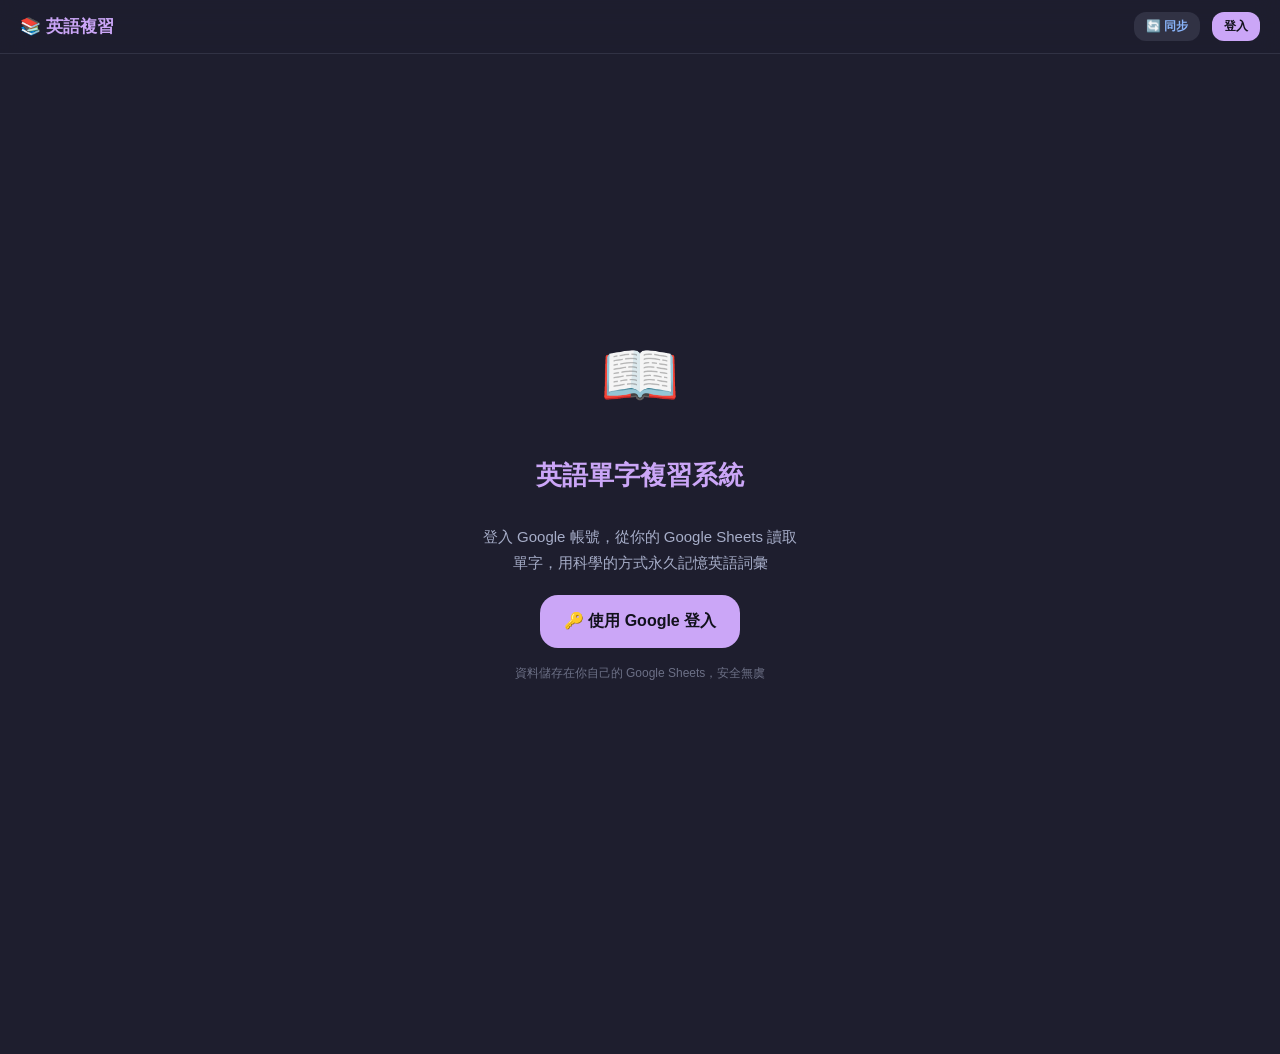
<file: index.html>
<!DOCTYPE html>
<html lang="zh-TW">
<head>
  <meta charset="UTF-8">
  <meta name="viewport" content="width=device-width, initial-scale=1.0, viewport-fit=cover">
  <meta name="theme-color" content="#cba6f7">
  <meta name="description" content="用間隔重複法複習英語單字，支援離線使用">
  <meta name="apple-mobile-web-app-capable" content="yes">
  <meta name="apple-mobile-web-app-status-bar-style" content="black-translucent">
  <meta name="apple-mobile-web-app-title" content="英語複習">
  <title>英語單字複習系統</title>
  <link rel="manifest" href="./manifest.json">
  <link rel="apple-touch-icon" href="./icons/icon-192.png">
  <link rel="stylesheet" href="./styles.css">
</head>
<body>

<!-- ── 頂部導覽列 ─────────────────────────────── -->
<nav class="top-nav">
  <span class="nav-title">📚 英語複習</span>
  <div style="display:flex;gap:12px;align-items:center">
    <button id="btn-sync" class="btn btn-secondary" style="padding:6px 12px;font-size:12px" title="同步資料">
      🔄 同步
    </button>
    <button id="btn-login" class="btn btn-primary" style="padding:6px 12px;font-size:12px">
      登入
    </button>
  </div>
</nav>

<!-- ── 待複習 Banner（iOS 替代推播） ──────────── -->
<div class="review-banner hidden" id="review-banner">
  <div class="banner-text">
    <strong id="banner-count">0</strong> 個單字待複習
  </div>
  <button class="banner-btn" id="banner-start-btn">開始複習</button>
</div>

<!-- ── 主頁面容器 ────────────────────────────── -->
<div class="page-wrapper">

  <!-- 尚未登入提示 -->
  <div class="login-screen" id="login-screen">
    <div class="login-icon">📖</div>
    <div class="login-title">英語單字複習系統</div>
    <div class="login-desc">
      登入 Google 帳號，從你的 Google Sheets 讀取單字，用科學的方式永久記憶英語詞彙
    </div>
    <button class="btn btn-primary btn-lg" id="btn-login-main">
      🔑 使用 Google 登入
    </button>
    <div style="font-size:12px;color:var(--color-overlay0);margin-top:-4px">
      資料儲存在你自己的 Google Sheets，安全無虞
    </div>
  </div>

  <!-- 已登入主內容（初始隱藏） -->
  <div id="main-content" style="display:none">

    <!-- 今日統計 -->
    <div class="stats-grid" id="stats-grid">
      <div class="stat-card">
        <div class="stat-number" id="stat-today">—</div>
        <div class="stat-label">今日待複習</div>
      </div>
      <div class="stat-card">
        <div class="stat-number green" id="stat-familiar">—</div>
        <div class="stat-label">已熟悉</div>
      </div>
      <div class="stat-card">
        <div class="stat-number blue" id="stat-total">—</div>
        <div class="stat-label">總單字數</div>
      </div>
      <div class="stat-card">
        <div class="stat-number yellow" id="stat-streak">—</div>
        <div class="stat-label">連續天數</div>
      </div>
    </div>

    <!-- 今日進度圓環 -->
    <div style="display:flex;align-items:center;gap:20px;margin:20px 0;
                background:var(--color-mantle);border-radius:var(--radius-lg);
                padding:16px 20px;border:1px solid var(--color-surface0)">
      <div class="progress-ring" id="progress-ring" style="--progress:0">0%</div>
      <div>
        <div style="font-size:15px;font-weight:700;margin-bottom:4px">今日目標</div>
        <div style="font-size:13px;color:var(--color-subtext);margin-bottom:8px">
          已完成 <span id="done-today">0</span> / <span id="goal-today">10</span> 個
        </div>
        <button class="btn btn-primary" id="btn-start-review" style="padding:8px 16px;font-size:13px">
          🎯 開始複習
        </button>
      </div>
    </div>

    <!-- 學習熱力圖 -->
    <div class="heatmap-section">
      <div class="heatmap-title">📅 學習熱力圖（過去 30 天）</div>
      <div class="heatmap-container" id="heatmap-container">
        <!-- 由 heatmap.js 動態生成 SVG -->
      </div>
    </div>

    <!-- 最近新增單字 -->
    <div class="section-header">
      <div class="section-title">最近新增</div>
      <a class="section-action" href="./dashboard.html">查看全部 →</a>
    </div>
    <div class="word-preview-list" id="recent-words">
      <!-- 由 JS 動態渲染 -->
      <div class="skeleton" style="height:58px;border-radius:12px"></div>
      <div class="skeleton" style="height:58px;border-radius:12px"></div>
      <div class="skeleton" style="height:58px;border-radius:12px"></div>
    </div>

    <!-- 同步資訊 -->
    <div style="display:flex;align-items:center;justify-content:space-between;
                margin-top:24px;padding-top:16px;border-top:1px solid var(--color-surface0)">
      <div style="font-size:12px;color:var(--color-overlay0)">
        上次同步：<span id="last-sync-time">尚未同步</span>
      </div>
      <button class="btn btn-secondary" id="btn-manual-sync"
              style="padding:6px 14px;font-size:12px">
        📥 手動同步
      </button>
    </div>

  </div><!-- /main-content -->
</div><!-- /page-wrapper -->

<div class="toast-container"></div>

<script type="module">
import {
  initApp, loginWithGoogle, isLoggedIn,
  syncFromSheets, showToast, state
} from './app.js';
import { getLastSyncText } from './sheets-api.js';
import { renderHeatmap } from './heatmap.js';
import { STATUS } from './spaced-repetition.js';

// ── 初始化 ───────────────────────────────────────────────────
await initApp();

const loginScreen  = document.getElementById('login-screen');
const mainContent  = document.getElementById('main-content');
const btnLogin     = document.getElementById('btn-login');
const btnLoginMain = document.getElementById('btn-login-main');
const btnSync      = document.getElementById('btn-sync');
const btnManualSync= document.getElementById('btn-manual-sync');
const btnStartReview = document.getElementById('btn-start-review');

// ── 根據登入狀態切換顯示 ─────────────────────────────────────
function renderPage() {
  if (isLoggedIn()) {
    loginScreen.style.display = 'none';
    mainContent.style.display = 'block';
    btnLogin.textContent = '登出';
    updateStats();
    renderRecentWords();
    renderBanner();
    renderHeatmap(document.getElementById('heatmap-container'));
    document.getElementById('last-sync-time').textContent = getLastSyncText();
  } else {
    loginScreen.style.display = 'flex';
    mainContent.style.display = 'none';
    btnLogin.textContent = '登入';
  }
}

// ── 更新統計數字 ──────────────────────────────────────────────
function updateStats() {
  const words = state.allWords;
  const today = state.todayWords;
  const familiar = words.filter(w => w.reviewStatus === STATUS.FAMILIAR).length;

  document.getElementById('stat-today').textContent    = today.length;
  document.getElementById('stat-familiar').textContent = familiar;
  document.getElementById('stat-total').textContent    = words.length;

  // 計算連續複習天數
  const streak = calcStreak();
  document.getElementById('stat-streak').textContent   = streak;

  // 今日完成數（從 localStorage）
  const doneToday = parseInt(localStorage.getItem('done_today_' + getToday()) || '0', 10);
  const goal = 10;
  const pct  = Math.min(Math.round((doneToday / goal) * 100), 100);
  document.getElementById('done-today').textContent = doneToday;
  document.getElementById('goal-today').textContent = goal;
  const ring = document.getElementById('progress-ring');
  ring.style.setProperty('--progress', pct);
  ring.textContent = pct + '%';
}

// ── 渲染最近新增單字 ─────────────────────────────────────────
function renderRecentWords() {
  const container = document.getElementById('recent-words');
  const recent = [...state.allWords]
    .sort((a, b) => (b.addedDate || '').localeCompare(a.addedDate || ''))
    .slice(0, 5);

  if (recent.length === 0) {
    container.innerHTML = `
      <div class="empty-state">
        <div class="empty-icon">📝</div>
        <div class="empty-title">還沒有單字</div>
        <div class="empty-desc">用 Chrome 擴充功能選字後儲存，單字就會出現在這裡</div>
      </div>`;
    return;
  }

  container.innerHTML = recent.map(w => `
    <div class="word-preview-card">
      <div>
        <div class="word-preview-en">${w.word}</div>
        <div class="word-preview-zh">${w.translation}</div>
      </div>
      <div style="display:flex;gap:5px;align-items:center">
        ${w.cefr ? `<span class="badge badge-cefr-${w.cefr}">${w.cefr}</span>` : ''}
        ${w.toeic ? `<span class="badge badge-toeic">⭐</span>` : ''}
      </div>
    </div>
  `).join('');
}

// ── 待複習 Banner（iOS 替代推播） ───────────────────────────
function renderBanner() {
  const banner = document.getElementById('review-banner');
  const count  = state.todayWords.length;
  if (count > 0) {
    document.getElementById('banner-count').textContent = count;
    banner.classList.remove('hidden');
  } else {
    banner.classList.add('hidden');
  }
}

// ── 工具函式 ─────────────────────────────────────────────────
function getToday() { return new Date().toISOString().split('T')[0]; }

function calcStreak() {
  const raw   = localStorage.getItem('vocab_daily_reviews') || '{}';
  const daily = JSON.parse(raw);
  let streak = 0;
  const d = new Date();
  while (true) {
    const key = d.toISOString().split('T')[0];
    if (daily[key]) { streak++; d.setDate(d.getDate() - 1); }
    else break;
  }
  return streak;
}

// ── 事件綁定 ─────────────────────────────────────────────────
btnLogin.addEventListener('click', () => {
  if (isLoggedIn()) { import('./app.js').then(m => m.logout()); }
  else loginWithGoogle();
});

btnLoginMain.addEventListener('click', loginWithGoogle);
btnSync.addEventListener('click', () => syncFromSheets(true));
btnManualSync.addEventListener('click', () => syncFromSheets(true));
btnStartReview.addEventListener('click', () => { location.href = './review.html'; });
document.getElementById('banner-start-btn').addEventListener('click',
  () => { location.href = './review.html'; });

// 資料更新後重新渲染
window.addEventListener('words-updated', () => {
  updateStats();
  renderRecentWords();
  renderBanner();
  document.getElementById('last-sync-time').textContent = getLastSyncText();
});

// 初始渲染
renderPage();
</script>
</body>
</html>
</file>
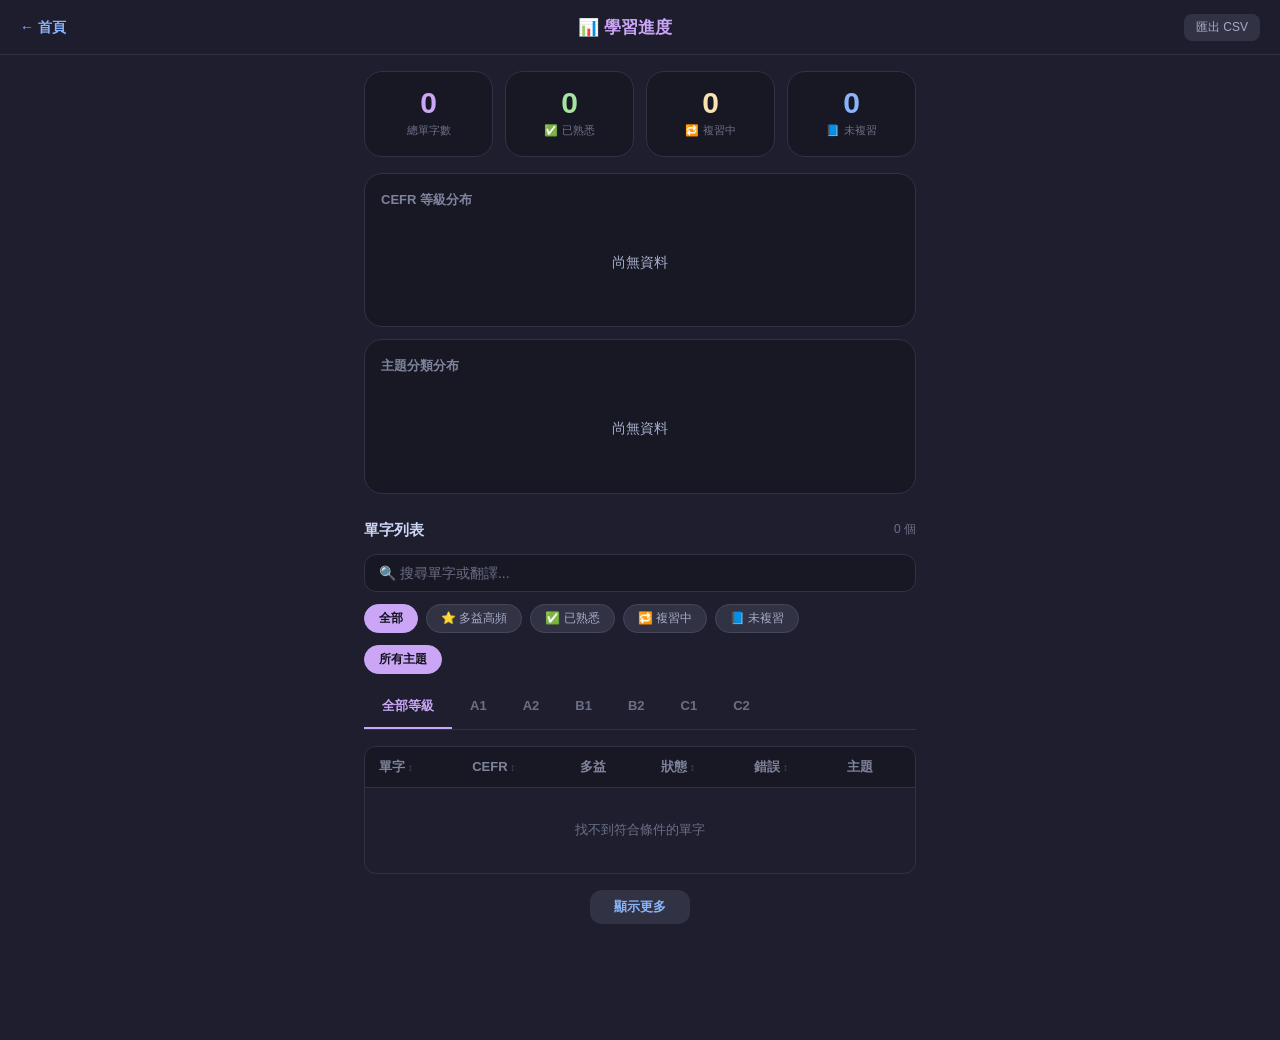
<file: dashboard.html>
<!DOCTYPE html>
<html lang="zh-TW">
<head>
  <meta charset="UTF-8">
  <meta name="viewport" content="width=device-width, initial-scale=1.0, viewport-fit=cover">
  <meta name="theme-color" content="#cba6f7">
  <meta name="description" content="英語單字複習進度儀表板">
  <meta name="apple-mobile-web-app-capable" content="yes">
  <title>進度 — 英語單字複習</title>
  <link rel="manifest" href="./manifest.json">
  <link rel="stylesheet" href="./styles.css">
  <style>
    /* ── 儀表板專用樣式 ─────────── */

    /* 分組標籤頁 */
    .tab-bar {
      display: flex;
      border-bottom: 1px solid var(--color-surface0);
      margin: 8px 0 16px;
      overflow-x: auto;
      scrollbar-width: none;
    }
    .tab-bar::-webkit-scrollbar { display: none; }

    .tab-item {
      flex-shrink: 0;
      padding: 10px 18px;
      font-size: 13px;
      font-weight: 600;
      color: var(--color-overlay0);
      border-bottom: 2px solid transparent;
      cursor: pointer;
      transition: all var(--transition);
    }
    .tab-item:hover  { color: var(--color-text); }
    .tab-item.active {
      color: var(--color-primary);
      border-bottom-color: var(--color-primary);
    }

    /* 匯出按鈕 */
    .export-btn {
      background: var(--color-surface0);
      color: var(--color-subtext);
      border: none;
      border-radius: var(--radius-sm);
      padding: 5px 12px;
      font-size: 12px;
      cursor: pointer;
      transition: all var(--transition);
    }
    .export-btn:hover { background: var(--color-surface1); color: var(--color-text); }

    /* 搜尋框 */
    .search-input {
      width: 100%;
      background: var(--color-mantle);
      border: 1px solid var(--color-surface0);
      border-radius: var(--radius-md);
      color: var(--color-text);
      font-size: 14px;
      padding: 10px 14px;
      outline: none;
      transition: border-color var(--transition);
    }
    .search-input:focus { border-color: var(--color-primary); }
    .search-input::placeholder { color: var(--color-overlay0); }

    /* 排序箭頭 */
    .sort-arrow::after {
      content: ' ↕';
      font-size: 10px;
      opacity: 0.5;
    }
    .sort-arrow.asc::after  { content: ' ↑'; opacity: 1; }
    .sort-arrow.desc::after { content: ' ↓'; opacity: 1; }
  </style>
</head>
<body>

<!-- ── 頂部導覽列 ─────────────────────────────── -->
<nav class="top-nav">
  <a class="nav-back" href="./index.html">← 首頁</a>
  <span class="nav-title">📊 學習進度</span>
  <button class="export-btn" id="btn-export">匯出 CSV</button>
</nav>

<div class="page-wrapper">

  <!-- ── 統計卡片（count-up 動畫） ───────────── -->
  <div class="stats-grid" style="margin-top:16px">
    <div class="stat-card">
      <div class="stat-number"      id="stat-total">0</div>
      <div class="stat-label">總單字數</div>
    </div>
    <div class="stat-card">
      <div class="stat-number green" id="stat-familiar">0</div>
      <div class="stat-label">✅ 已熟悉</div>
    </div>
    <div class="stat-card">
      <div class="stat-number yellow" id="stat-reviewing">0</div>
      <div class="stat-label">🔁 複習中</div>
    </div>
    <div class="stat-card">
      <div class="stat-number blue" id="stat-unreviewed">0</div>
      <div class="stat-label">📘 未複習</div>
    </div>
  </div>

  <!-- ── 圖表區 ──────────────────────────────── -->
  <div class="chart-wrap">
    <div class="chart-title">CEFR 等級分布</div>
    <canvas id="chart-cefr" height="120"></canvas>
  </div>

  <div class="chart-wrap">
    <div class="chart-title">主題分類分布</div>
    <canvas id="chart-topic" height="120"></canvas>
  </div>

  <!-- ── 篩選器 ─────────────────────────────── -->
  <div class="section-header">
    <div class="section-title">單字列表</div>
    <span style="font-size:12px;color:var(--color-overlay0)" id="word-count-label">0 個</span>
  </div>

  <!-- 搜尋框 -->
  <input type="search" class="search-input" id="search-input"
         placeholder="🔍 搜尋單字或翻譯...">

  <!-- 多益篩選 -->
  <div class="filter-group" style="margin-top:12px">
    <button class="filter-chip active" data-filter="all">全部</button>
    <button class="filter-chip" data-filter="toeic">⭐ 多益高頻</button>
    <button class="filter-chip" data-filter="familiar">✅ 已熟悉</button>
    <button class="filter-chip" data-filter="reviewing">🔁 複習中</button>
    <button class="filter-chip" data-filter="unreviewed">📘 未複習</button>
  </div>

  <!-- 主題分類篩選 -->
  <div class="filter-group" id="topic-filters">
    <!-- 由 JS 動態渲染 -->
  </div>

  <!-- 分頁標籤（按 CEFR 等級） -->
  <div class="tab-bar" id="cefr-tabs">
    <div class="tab-item active" data-cefr="all">全部等級</div>
    <div class="tab-item" data-cefr="A1">A1</div>
    <div class="tab-item" data-cefr="A2">A2</div>
    <div class="tab-item" data-cefr="B1">B1</div>
    <div class="tab-item" data-cefr="B2">B2</div>
    <div class="tab-item" data-cefr="C1">C1</div>
    <div class="tab-item" data-cefr="C2">C2</div>
  </div>

  <!-- 單字列表表格 -->
  <div class="word-table-wrap">
    <table class="word-table">
      <thead>
        <tr>
          <th class="sort-arrow" data-col="word">單字</th>
          <th class="sort-arrow" data-col="cefr">CEFR</th>
          <th>多益</th>
          <th class="sort-arrow" data-col="reviewStatus">狀態</th>
          <th class="sort-arrow" data-col="errorCount">錯誤</th>
          <th>主題</th>
        </tr>
      </thead>
      <tbody id="word-table-body">
        <!-- 由 JS 動態渲染 -->
        <tr><td colspan="6" class="skeleton" style="height:40px"></td></tr>
        <tr><td colspan="6" class="skeleton" style="height:40px"></td></tr>
        <tr><td colspan="6" class="skeleton" style="height:40px"></td></tr>
      </tbody>
    </table>
  </div>

  <!-- 顯示更多 -->
  <div style="text-align:center;margin:16px 0">
    <button class="btn btn-secondary" id="btn-load-more"
            style="padding:8px 24px;font-size:13px">
      顯示更多
    </button>
  </div>

</div><!-- /page-wrapper -->

<div class="toast-container"></div>

<script type="module">
import { initApp, state, showToast } from './app.js';
import { STATUS } from './spaced-repetition.js';
import { drawCEFRChart, drawTopicChart } from './stats-chart.js';

// ── 初始化 ───────────────────────────────────────────────────
await initApp();

// ── 篩選狀態 ─────────────────────────────────────────────────
const filters = {
  search:  '',
  status:  'all',   // all / toeic / familiar / reviewing / unreviewed
  topic:   'all',
  cefr:    'all',
  sortCol: 'word',
  sortDir: 'asc',
};
let displayCount = 30; // 每次顯示數量

// ── 初始化頁面 ───────────────────────────────────────────────
function initPage() {
  const words = state.allWords;

  // 更新統計數字（count-up 動畫）
  countUp('stat-total',      words.length,                                          600);
  countUp('stat-familiar',   words.filter(w => w.reviewStatus === STATUS.FAMILIAR).length,   600);
  countUp('stat-reviewing',  words.filter(w => w.reviewStatus === STATUS.REVIEWING).length,  600);
  countUp('stat-unreviewed', words.filter(w => w.reviewStatus === STATUS.UNREVIEWED).length, 600);

  // 繪製圖表
  drawCEFRChart(document.getElementById('chart-cefr').getContext('2d'), words);
  drawTopicChart(document.getElementById('chart-topic').getContext('2d'), words);

  // 主題篩選按鈕
  renderTopicFilters(words);

  // 渲染表格
  renderTable();
}

// ── Count-up 數字動畫 ────────────────────────────────────────
function countUp(elId, target, duration = 600) {
  const el   = document.getElementById(elId);
  const start = performance.now();
  const step  = (now) => {
    const t   = Math.min((now - start) / duration, 1);
    const eased = 1 - Math.pow(1 - t, 3); // ease-out cubic
    el.textContent = Math.round(eased * target);
    if (t < 1) requestAnimationFrame(step);
    else el.textContent = target;
  };
  requestAnimationFrame(step);
}

// ── 主題篩選按鈕 ─────────────────────────────────────────────
function renderTopicFilters(words) {
  const topics = ['all', ...new Set(words.map(w => w.topic).filter(Boolean))];
  const container = document.getElementById('topic-filters');
  container.innerHTML = topics.map(t => `
    <button class="filter-chip${t === 'all' ? ' active' : ''}" data-topic="${t}">
      ${t === 'all' ? '所有主題' : t}
    </button>
  `).join('');

  container.addEventListener('click', (e) => {
    const chip = e.target.closest('[data-topic]');
    if (!chip) return;
    container.querySelectorAll('.filter-chip').forEach(c => c.classList.remove('active'));
    chip.classList.add('active');
    filters.topic = chip.dataset.topic;
    displayCount = 30;
    renderTable();
  });
}

// ── 渲染單字表格 ─────────────────────────────────────────────
function renderTable() {
  const words = getFilteredSortedWords();
  document.getElementById('word-count-label').textContent = `${words.length} 個`;

  const tbody = document.getElementById('word-table-body');
  const slice = words.slice(0, displayCount);

  if (slice.length === 0) {
    tbody.innerHTML = `
      <tr><td colspan="6" style="text-align:center;padding:32px;color:var(--color-overlay0)">
        找不到符合條件的單字
      </td></tr>`;
    return;
  }

  tbody.innerHTML = slice.map(w => {
    const statusColor = {
      [STATUS.FAMILIAR]:   'green',
      [STATUS.REVIEWING]:  'yellow',
      [STATUS.UNREVIEWED]: 'blue'
    }[w.reviewStatus] || '';

    return `<tr>
      <td style="font-weight:700;color:var(--color-primary)">${esc(w.word)}</td>
      <td>
        ${w.cefr
          ? `<span class="badge badge-cefr-${w.cefr}">${w.cefr}</span>`
          : '<span style="color:var(--color-overlay0)">—</span>'}
      </td>
      <td>${w.toeic ? '⭐' : ''}</td>
      <td>
        <span class="stat-number ${statusColor}"
              style="font-size:12px;display:inline">
          ${esc(w.reviewStatus || '未複習')}
        </span>
      </td>
      <td style="color:${w.errorCount > 2 ? 'var(--color-red)' : 'inherit'}">
        ${w.errorCount || 0}
      </td>
      <td style="font-size:12px;color:var(--color-subtext)">${esc(w.topic || '')}</td>
    </tr>`;
  }).join('');

  // 顯示/隱藏「顯示更多」
  document.getElementById('btn-load-more').style.display =
    displayCount < words.length ? '' : 'none';
}

// ── 篩選 + 排序邏輯 ──────────────────────────────────────────
function getFilteredSortedWords() {
  let words = [...state.allWords];

  // 搜尋
  if (filters.search) {
    const q = filters.search.toLowerCase();
    words = words.filter(w =>
      w.word.toLowerCase().includes(q) ||
      (w.translation || '').includes(q)
    );
  }

  // 狀態篩選
  if (filters.status === 'toeic')      words = words.filter(w => w.toeic);
  else if (filters.status === 'familiar')   words = words.filter(w => w.reviewStatus === STATUS.FAMILIAR);
  else if (filters.status === 'reviewing')  words = words.filter(w => w.reviewStatus === STATUS.REVIEWING);
  else if (filters.status === 'unreviewed') words = words.filter(w => w.reviewStatus === STATUS.UNREVIEWED);

  // 主題篩選
  if (filters.topic !== 'all') words = words.filter(w => w.topic === filters.topic);

  // CEFR 篩選
  if (filters.cefr  !== 'all') words = words.filter(w => w.cefr  === filters.cefr);

  // 排序
  words.sort((a, b) => {
    let va = a[filters.sortCol] ?? '';
    let vb = b[filters.sortCol] ?? '';
    if (typeof va === 'boolean') { va = va ? 1 : 0; vb = vb ? 1 : 0; }
    if (typeof va === 'number')  return filters.sortDir === 'asc' ? va - vb : vb - va;
    return filters.sortDir === 'asc'
      ? String(va).localeCompare(String(vb))
      : String(vb).localeCompare(String(va));
  });

  return words;
}

// ── 匯出 CSV ─────────────────────────────────────────────────
function exportCSV() {
  const words = getFilteredSortedWords();
  const header = ['單字','翻譯','詞性','CEFR','多益高頻','主題','複習狀態','錯誤次數','新增日期'];
  const rows = words.map(w => [
    w.word, w.translation, w.pos, w.cefr,
    w.toeic ? 'TRUE' : 'FALSE',
    w.topic, w.reviewStatus, w.errorCount, w.addedDate
  ].map(v => `"${String(v ?? '').replace(/"/g, '""')}"`).join(','));

  const csv  = [header.join(','), ...rows].join('\r\n');
  const blob = new Blob(['\uFEFF' + csv], { type: 'text/csv;charset=utf-8' }); // BOM for Excel
  const url  = URL.createObjectURL(blob);
  const a    = document.createElement('a');
  a.href     = url;
  a.download = `vocab_${new Date().toISOString().split('T')[0]}.csv`;
  a.click();
  URL.revokeObjectURL(url);
  showToast('CSV 已匯出', 'success');
}

// ── 事件綁定 ─────────────────────────────────────────────────

// 搜尋框
document.getElementById('search-input').addEventListener('input', (e) => {
  filters.search = e.target.value.trim();
  displayCount   = 30;
  renderTable();
});

// 狀態篩選
document.querySelectorAll('[data-filter]').forEach(chip => {
  chip.addEventListener('click', () => {
    document.querySelectorAll('[data-filter]').forEach(c => c.classList.remove('active'));
    chip.classList.add('active');
    filters.status = chip.dataset.filter;
    displayCount   = 30;
    renderTable();
  });
});

// CEFR 分頁
document.querySelectorAll('[data-cefr]').forEach(tab => {
  tab.addEventListener('click', () => {
    document.querySelectorAll('[data-cefr]').forEach(t => t.classList.remove('active'));
    tab.classList.add('active');
    filters.cefr = tab.dataset.cefr;
    displayCount = 30;
    renderTable();
  });
});

// 表頭排序
document.querySelectorAll('[data-col]').forEach(th => {
  th.addEventListener('click', () => {
    const col = th.dataset.col;
    if (filters.sortCol === col) {
      filters.sortDir = filters.sortDir === 'asc' ? 'desc' : 'asc';
    } else {
      filters.sortCol = col;
      filters.sortDir = 'asc';
    }
    document.querySelectorAll('[data-col]').forEach(h => {
      h.classList.remove('sorted', 'asc', 'desc');
    });
    th.classList.add('sorted', filters.sortDir);
    renderTable();
  });
});

// 顯示更多
document.getElementById('btn-load-more').addEventListener('click', () => {
  displayCount += 30;
  renderTable();
});

// 匯出 CSV
document.getElementById('btn-export').addEventListener('click', exportCSV);

// 資料更新後重新渲染
window.addEventListener('words-updated', initPage);

// 工具
function esc(str) { return (str || '').replace(/&/g,'&amp;').replace(/</g,'&lt;').replace(/>/g,'&gt;'); }

// ── 啟動 ─────────────────────────────────────────────────────
initPage();
</script>
</body>
</html>
</file>
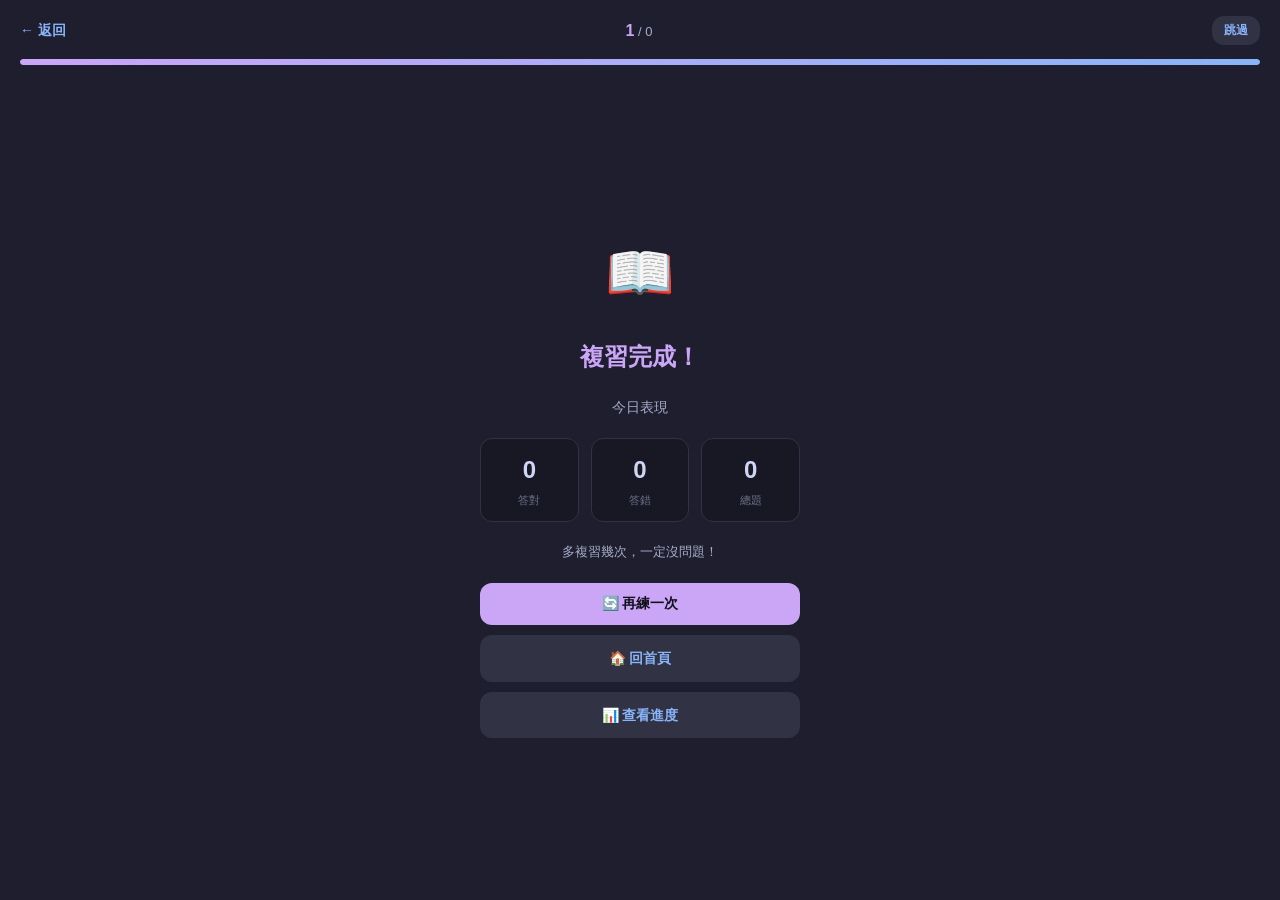
<file: review.html>
<!DOCTYPE html>
<html lang="zh-TW">
<head>
  <meta charset="UTF-8">
  <meta name="viewport" content="width=device-width, initial-scale=1.0, viewport-fit=cover">
  <meta name="theme-color" content="#cba6f7">
  <meta name="description" content="翻牌刷題複習英語單字">
  <meta name="apple-mobile-web-app-capable" content="yes">
  <title>刷題 — 英語單字複習</title>
  <link rel="manifest" href="./manifest.json">
  <link rel="stylesheet" href="./styles.css">
  <style>
    /* ── 刷題頁專用樣式 ─────────── */
    .review-header {
      /* iOS 安全區域：避免内容被凸口或狀態列避從 */
      padding: max(env(safe-area-inset-top, 0px), 16px) 20px 14px;
      display: flex;
      align-items: center;
      justify-content: space-between;
      gap: 12px;
    }

    .progress-info {
      font-size: 13px;
      color: var(--color-subtext);
    }

    .progress-info strong {
      color: var(--color-primary);
      font-size: 16px;
    }

    .review-area {
      max-width: var(--max-width);
      margin: 0 auto;
      padding: 0 16px;
    }

    /* 加大閃卡字體（clamp 自適應床寬） */
    #card-word {
      font-size: clamp(2.4rem, 10vw, 3.8rem) !important;
      letter-spacing: 0.02em;
      line-height: 1.2;
    }
    #card-translation {
      font-size: clamp(1.8rem, 7vw, 2.8rem) !important;
      line-height: 1.3;
    }
    #card-sentence {
      font-size: clamp(1rem, 3.8vw, 1.1rem) !important;
      line-height: 1.7;
      margin-top: 12px;
    }
    .card-hint { font-size: 0.95rem !important; }

    /* 翻回提示 */
    .flip-back-hint {
      text-align: center;
      font-size: 12px;
      color: var(--color-overlay0);
      margin-top: 6px;
    }

    /* 鍵盤提示 */
    .keyboard-hint {
      text-align: center;
      font-size: 11px;
      color: var(--color-overlay0);
      margin-top: 8px;
    }

    /* 完成畫面 */
    .result-screen {
      display: none;
      flex-direction: column;
      align-items: center;
      justify-content: center;
      min-height: calc(100dvh - 80px);
      padding: 32px 24px;
      text-align: center;
      gap: 20px;
    }

    .result-screen.show { display: flex; }

    .result-emoji { font-size: 56px; }
    .result-title {
      font-size: 24px;
      font-weight: 800;
      color: var(--color-primary);
    }

    .result-stats {
      display: grid;
      grid-template-columns: repeat(3, 1fr);
      gap: 12px;
      width: 100%;
      max-width: 320px;
    }

    .result-stat {
      background: var(--color-mantle);
      border: 1px solid var(--color-surface0);
      border-radius: var(--radius-md);
      padding: 12px;
      text-align: center;
    }

    .result-stat-num  { font-size: 24px; font-weight: 800; }
    .result-stat-label { font-size: 11px; color: var(--color-overlay0); margin-top: 2px; }
  </style>
</head>
<body>

<!-- ── 頂部（進度列 + 返回） ─────────────────── -->
<div class="review-header">
  <button class="nav-back" id="btn-back">
    ← 返回
  </button>
  <div class="progress-info">
    <strong id="current-num">1</strong> / <span id="total-num">0</span>
  </div>
  <button class="btn btn-secondary" id="btn-skip"
          style="padding:6px 12px;font-size:12px">跳過</button>
</div>

<!-- 進度條 -->
<div style="padding:0 20px;margin-bottom:8px">
  <div class="progress-bar-wrap">
    <div class="progress-bar-fill" id="progress-fill" style="width:0%"></div>
  </div>
</div>

<!-- ── 刷題主區域 ─────────────────────────────── -->
<div class="review-area" id="review-area">

  <!-- 閃卡 -->
  <div class="flashcard-scene" id="flashcard-scene">
    <div class="flashcard" id="flashcard">
      <!-- 正面：英文單字 -->
      <div class="flashcard-face flashcard-front">
        <div class="card-word" id="card-word">—</div>
        <div class="card-hint">點擊或按空白鍵翻牌</div>
      </div>
      <!-- 背面：中文翻譯 + 例句 + 徽章 -->
      <div class="flashcard-face flashcard-back">
        <div class="card-badges" id="card-badges"></div>
        <div class="card-translation" id="card-translation">—</div>
        <div class="card-sentence" id="card-sentence"></div>
      </div>
    </div>
  </div>

  <!-- 翻牌後才顯示的答題按鈕 -->
  <div class="answer-btns" id="answer-btns" style="display:none">
    <button class="btn btn-wrong btn-lg" id="btn-wrong">
      ✗ 再複習
    </button>
    <button class="btn btn-correct btn-lg" id="btn-correct">
      ✓ 我記得
    </button>
  </div>

  <!-- 翻回提示（翻牌後顧示） -->
  <div class="flip-back-hint" id="flip-back-hint" style="display:none">
    🔁 點擊卡片可翻回英文面
  </div>

  <!-- 翻牌前顯示的鍵盤提示 -->
  <div class="keyboard-hint" id="keyboard-hint">
    Space 翻牌  ·  ← 再複習  ·  → 記得了
  </div>

  <!-- 發音按鈕 -->
  <div style="text-align:center;margin-top:16px">
    <button class="btn btn-secondary" id="btn-speak"
            style="padding:8px 20px;font-size:13px">
      🔊 朗讀
    </button>
  </div>

</div><!-- /review-area -->

<!-- ── 完成畫面 ───────────────────────────────── -->
<div class="result-screen" id="result-screen">
  <div class="result-emoji" id="result-emoji">🎉</div>
  <div class="result-title">複習完成！</div>
  <div style="font-size:14px;color:var(--color-subtext)">今日表現</div>

  <div class="result-stats">
    <div class="result-stat">
      <div class="result-stat-num green" id="res-correct">0</div>
      <div class="result-stat-label">答對</div>
    </div>
    <div class="result-stat">
      <div class="result-stat-num red" id="res-wrong">0</div>
      <div class="result-stat-label">答錯</div>
    </div>
    <div class="result-stat">
      <div class="result-stat-num blue" id="res-total">0</div>
      <div class="result-stat-label">總題</div>
    </div>
  </div>

  <div style="font-size:13px;color:var(--color-subtext);max-width:280px">
    <span id="res-message"></span>
  </div>

  <div style="display:flex;flex-direction:column;gap:10px;width:100%;max-width:320px">
    <button class="btn btn-primary btn-full" id="btn-review-again">
      🔄 再練一次
    </button>
    <a class="btn btn-secondary btn-full" href="./index.html">
      🏠 回首頁
    </a>
    <a class="btn btn-secondary btn-full" href="./dashboard.html">
      📊 查看進度
    </a>
  </div>
</div>

<div class="toast-container"></div>

<script type="module">
import { initApp, state, saveWordProgress, showToast } from './app.js';
import { recordAnswer, getTodayWords } from './spaced-repetition.js';
import { updateWordStatus } from './sheets-api.js';

// ── 初始化 ───────────────────────────────────────────────────
await initApp();

// ── 狀態 ─────────────────────────────────────────────────────
let queue      = [];   // 待複習佇列（今日應複習的單字）
let current    = 0;    // 目前題目索引
let isFlipped  = false;// 是否已翻牌
let correctCount  = 0;
let wrongCount    = 0;
const TODAY_KEY   = 'done_today_' + new Date().toISOString().split('T')[0];

// ── DOM 元素 ─────────────────────────────────────────────────
const flashcard   = document.getElementById('flashcard');
const cardWord    = document.getElementById('card-word');
const cardBadges  = document.getElementById('card-badges');
const cardTrans   = document.getElementById('card-translation');
const cardSentence= document.getElementById('card-sentence');
const answerBtns  = document.getElementById('answer-btns');
const keyboardHint= document.getElementById('keyboard-hint');
const flipBackHint= document.getElementById('flip-back-hint');
const btnCorrect  = document.getElementById('btn-correct');
const btnWrong    = document.getElementById('btn-wrong');
const btnSkip     = document.getElementById('btn-skip');
const btnBack     = document.getElementById('btn-back');
const btnSpeak    = document.getElementById('btn-speak');
const progressFill= document.getElementById('progress-fill');
const currentNum  = document.getElementById('current-num');
const totalNum    = document.getElementById('total-num');
const resultScreen= document.getElementById('result-screen');
const reviewArea  = document.getElementById('review-area');

// ── 載入題目 ─────────────────────────────────────────────────
function loadQueue() {
  queue = [...state.todayWords];
  // 若今日沒有題目（剛同步前），給出提示
  if (queue.length === 0) {
    queue = [...state.allWords].slice(0, 10); // 備用：取前 10 筆
  }
  totalNum.textContent = queue.length;
  showCard(0);
}

// ── 顯示指定題目 ─────────────────────────────────────────────
function showCard(index) {
  if (index >= queue.length) {
    showResult();
    return;
  }

  current   = index;
  isFlipped = false;
  flashcard.classList.remove('is-flipped');
  answerBtns.style.display  = 'none';
  keyboardHint.style.display= '';
  if (flipBackHint) flipBackHint.style.display = 'none';
  document.getElementById('flashcard-scene').classList.remove('answered');

  const word = queue[index];
  cardWord.textContent       = word.word;
  cardTrans.textContent      = word.translation || '（無翻譯）';
  cardSentence.textContent   = word.sentence   || '';

  // 徽章
  const badges = [];
  if (word.cefr) badges.push(`<span class="badge badge-cefr-${word.cefr}">${word.cefr}</span>`);
  if (word.toeic) badges.push(`<span class="badge badge-toeic">⭐ 多益</span>`);
  if (word.topic) badges.push(`<span class="badge badge-topic">${word.topic}</span>`);
  cardBadges.innerHTML = badges.join('');

  // 進度
  currentNum.textContent   = index + 1;
  const pct = Math.round((index / queue.length) * 100);
  progressFill.style.width = pct + '%';
}

// ── 翻牌（可來回翻） ─────────────────────────────────
function flipCard() {
  if (!isFlipped) {
    // 第一次翻牌：顯示中文翻譯
    isFlipped = true;
    flashcard.classList.add('is-flipped');
    answerBtns.style.display   = 'grid';
    keyboardHint.style.display = 'none';
    flipBackHint.style.display = '';       // 顯示「點擊可翻回」提示
    document.getElementById('flashcard-scene').classList.add('answered');
  } else {
    // 翻回正面：再看一次英文單字
    isFlipped = false;
    flashcard.classList.remove('is-flipped');
    // 保留答題按鈕（已看過答案，仍可選擇正確或错誤）
    // answerBtns 不隔藏，讓使用者自行决定
    flipBackHint.style.display = 'none';   // 隐藏翻回提示
  }
}

// ── 答題 ─────────────────────────────────────────────────────
async function answer(isCorrect) {
  const word    = queue[current];
  const updated = recordAnswer(word, isCorrect);

  // 更新計數
  if (isCorrect) correctCount++; else wrongCount++;

  // 儲存 SM-2 進度到 localStorage
  saveWordProgress(updated);

  // 更新每日完成數
  const done = parseInt(localStorage.getItem(TODAY_KEY) || '0', 10) + 1;
  localStorage.setItem(TODAY_KEY, done);

  // 非同步更新 Sheets（不阻塞 UI）
  if (state.token) {
    updateWordStatus(state.token, word.rowIndex, updated.reviewStatus, updated.errorCount)
      .catch(err => console.warn('Sheets 更新失敗（離線模式）', err));
  }

  // 下一題
  showCard(current + 1);
}

// ── 完成畫面 ─────────────────────────────────────────────────
function showResult() {
  reviewArea.style.display   = 'none';
  resultScreen.classList.add('show');
  progressFill.style.width   = '100%';

  document.getElementById('res-correct').textContent = correctCount;
  document.getElementById('res-wrong').textContent   = wrongCount;
  document.getElementById('res-total').textContent   = queue.length;

  const rate = queue.length > 0
    ? Math.round((correctCount / queue.length) * 100) : 0;

  let emoji = '🎉', msg = '';
  if (rate >= 90)     { emoji = '🏆'; msg = '太棒了！繼續保持！'; }
  else if (rate >= 70) { emoji = '👍'; msg = '不錯！再加把勁！'; }
  else if (rate >= 50) { emoji = '💪'; msg = '繼續練習就會進步的！'; }
  else                 { emoji = '📖'; msg = '多複習幾次，一定沒問題！'; }

  document.getElementById('result-emoji').textContent = emoji;
  document.getElementById('res-message').textContent  = msg;
}

// ── 朗讀 ─────────────────────────────────────────────────────
function speak(word) {
  if (!window.speechSynthesis) return;
  const utt  = new SpeechSynthesisUtterance(word);
  utt.lang   = 'en-GB';
  utt.rate   = 0.9;
  window.speechSynthesis.cancel();
  window.speechSynthesis.speak(utt);
}

// ── 事件綁定 ─────────────────────────────────────────────────
// 點擊閃卡翻牌
document.getElementById('flashcard-scene').addEventListener('click', flipCard);

btnCorrect.addEventListener('click', (e) => { e.stopPropagation(); answer(true);  });
btnWrong.addEventListener('click',   (e) => { e.stopPropagation(); answer(false); });

btnSpeak.addEventListener('click', () => {
  if (queue[current]) speak(queue[current].word);
});

btnSkip.addEventListener('click', () => showCard(current + 1));
btnBack.addEventListener('click', () => {
  if (confirm('確定返回首頁？目前進度不會儲存')) location.href = './index.html';
});

document.getElementById('btn-review-again').addEventListener('click', () => {
  correctCount = wrongCount = 0;
  reviewArea.style.display = '';
  resultScreen.classList.remove('show');
  loadQueue();
});

// 鍵盤快捷鍵
document.addEventListener('keydown', (e) => {
  if (e.code === 'Space')       { e.preventDefault(); flipCard();         }
  else if (e.key === 'ArrowRight') answer(true);
  else if (e.key === 'ArrowLeft')  answer(false);
});

// ── 啟動 ─────────────────────────────────────────────────────
loadQueue();
</script>
</body>
</html>
</file>
<file: styles.css>
/**
 * styles.css — PWA 全站通用樣式
 *
 * 主題：Catppuccin Mocha 深色系
 * 結構：CSS 變數 → 基礎重置 → 通用元件 → RWD
 */

/* ══════════════════════════════════════════
   CSS 變數（設計系統）
══════════════════════════════════════════ */
:root {
  /* 主色系 */
  --color-base:    #1e1e2e;
  --color-mantle:  #181825;
  --color-crust:   #11111b;
  --color-surface0: #313244;
  --color-surface1: #45475a;
  --color-surface2: #585b70;
  --color-overlay0: #6c7086;
  --color-overlay1: #7f849c;
  --color-text:    #cdd6f4;
  --color-subtext: #a6adc8;

  /* 強調色 */
  --color-primary: #cba6f7;   /* mauve */
  --color-blue:    #89b4fa;
  --color-green:   #a6e3a1;
  --color-yellow:  #f9e2af;
  --color-red:     #f38ba8;
  --color-peach:   #fab387;
  --color-teal:    #94e2d5;

  /* CEFR 等級顏色 */
  --cefr-a1: #a6e3a1;
  --cefr-a2: #94e2d5;
  --cefr-b1: #89b4fa;
  --cefr-b2: #cba6f7;
  --cefr-c1: #f9e2af;
  --cefr-c2: #f38ba8;

  /* 圓角 */
  --radius-sm:  8px;
  --radius-md:  12px;
  --radius-lg:  18px;
  --radius-xl:  24px;
  --radius-full: 9999px;

  /* 陰影 */
  --shadow-sm:  0 2px 8px rgba(0,0,0,0.3);
  --shadow-md:  0 4px 20px rgba(0,0,0,0.4);
  --shadow-lg:  0 8px 40px rgba(0,0,0,0.5);

  /* 過渡動畫 */
  --transition: 0.2s ease;

  /* 佈局 */
  --max-width: 600px;
  --safe-bottom: env(safe-area-inset-bottom, 0px);
}

/* ══════════════════════════════════════════
   基礎重置
══════════════════════════════════════════ */
*, *::before, *::after { box-sizing: border-box; margin: 0; padding: 0; }

html {
  scroll-behavior: smooth;
  -webkit-text-size-adjust: 100%;
}

body {
  background: var(--color-base);
  color: var(--color-text);
  font-family: 'Noto Sans TC', 'Segoe UI', 'Helvetica Neue', Arial, sans-serif;
  font-size: 15px;
  line-height: 1.6;
  min-height: 100dvh;
  overflow-x: hidden;
}

a { color: var(--color-primary); text-decoration: none; }
button { font-family: inherit; cursor: pointer; }
img, svg { max-width: 100%; }

/* ══════════════════════════════════════════
   Google Fonts 載入
══════════════════════════════════════════ */
@import url('https://fonts.googleapis.com/css2?family=Noto+Sans+TC:wght@400;500;600;700&display=swap');

/* ══════════════════════════════════════════
   通用佈局
══════════════════════════════════════════ */
.page-wrapper {
  max-width: var(--max-width);
  margin: 0 auto;
  padding: 0 16px;
  padding-bottom: calc(80px + var(--safe-bottom));
}

/* ── 頂部導覽列 ─────────────────────────── */
.top-nav {
  position: sticky;
  top: 0;
  z-index: 100;
  background: rgba(30,30,46,0.85);
  backdrop-filter: blur(12px);
  -webkit-backdrop-filter: blur(12px);
  border-bottom: 1px solid var(--color-surface0);
  /* iOS PWA standalone 模式：內容會在狀態列下方 → 需要安全區域內縮 */
  padding: max(env(safe-area-inset-top, 0px), 12px) 20px 12px;
  display: flex;
  align-items: center;
  justify-content: space-between;
}

.nav-title {
  font-size: 17px;
  font-weight: 700;
  color: var(--color-primary);
}

.nav-back {
  background: none;
  border: none;
  color: var(--color-blue);
  font-size: 14px;
  font-weight: 600;
  padding: 4px 0;
  display: flex;
  align-items: center;
  gap: 4px;
}

/* ── 底部待複習 Banner（iOS 替代推播） ─── */
.review-banner {
  background: linear-gradient(135deg, #f9e2af22, #f9e2af11);
  border: 1px solid var(--color-yellow);
  border-radius: var(--radius-md);
  padding: 12px 16px;
  margin: 16px 0;
  display: flex;
  align-items: center;
  justify-content: space-between;
  gap: 12px;
}

.review-banner.hidden { display: none; }

.banner-text {
  font-size: 14px;
  color: var(--color-yellow);
  font-weight: 500;
}

.banner-text strong { font-size: 20px; margin-right: 4px; }

.banner-btn {
  background: var(--color-yellow);
  color: var(--color-crust);
  border: none;
  border-radius: var(--radius-full);
  padding: 6px 14px;
  font-size: 13px;
  font-weight: 700;
  white-space: nowrap;
  transition: filter var(--transition);
}
.banner-btn:hover { filter: brightness(1.1); }

/* ══════════════════════════════════════════
   統計卡片
══════════════════════════════════════════ */
.stats-grid {
  display: grid;
  grid-template-columns: repeat(2, 1fr);
  gap: 12px;
  margin: 16px 0;
}

@media (min-width: 480px) {
  .stats-grid { grid-template-columns: repeat(4, 1fr); }
}

.stat-card {
  background: var(--color-mantle);
  border: 1px solid var(--color-surface0);
  border-radius: var(--radius-lg);
  padding: 16px 12px;
  text-align: center;
  transition: transform var(--transition), box-shadow var(--transition);
}
.stat-card:hover {
  transform: translateY(-2px);
  box-shadow: var(--shadow-md);
}

.stat-number {
  font-size: 30px;
  font-weight: 800;
  color: var(--color-primary);
  line-height: 1;
  margin-bottom: 4px;
  /* Count-up 動畫用 */
  transition: color 0.3s;
}

.stat-number.green  { color: var(--color-green);  }
.stat-number.blue   { color: var(--color-blue);   }
.stat-number.yellow { color: var(--color-yellow); }
.stat-number.red    { color: var(--color-red);    }

.stat-label {
  font-size: 11px;
  color: var(--color-overlay0);
  font-weight: 500;
}

/* ══════════════════════════════════════════
   按鈕系統
══════════════════════════════════════════ */
.btn {
  display: inline-flex;
  align-items: center;
  justify-content: center;
  gap: 8px;
  padding: 12px 20px;
  border: none;
  border-radius: var(--radius-md);
  font-size: 14px;
  font-weight: 600;
  transition: filter var(--transition), transform 0.1s;
  text-decoration: none;
  white-space: nowrap;
}
.btn:hover  { filter: brightness(1.1); }
.btn:active { transform: scale(0.97); }
.btn:disabled { opacity: 0.5; cursor: not-allowed; }

.btn-primary   { background: var(--color-primary); color: var(--color-crust); }
.btn-secondary { background: var(--color-surface0); color: var(--color-blue); }
.btn-danger    { background: var(--color-red);    color: var(--color-crust); }
.btn-success   { background: var(--color-green);  color: var(--color-crust); }
.btn-full      { width: 100%; }
.btn-lg        { padding: 16px 24px; font-size: 16px; border-radius: var(--radius-lg); }

/* ══════════════════════════════════════════
   Badge 徽章
══════════════════════════════════════════ */
.badge {
  display: inline-flex;
  align-items: center;
  gap: 4px;
  padding: 3px 10px;
  border-radius: var(--radius-full);
  font-size: 11px;
  font-weight: 700;
  color: var(--color-crust);
}

.badge-cefr-A1 { background: var(--cefr-a1); }
.badge-cefr-A2 { background: var(--cefr-a2); }
.badge-cefr-B1 { background: var(--cefr-b1); }
.badge-cefr-B2 { background: var(--cefr-b2); }
.badge-cefr-C1 { background: var(--cefr-c1); }
.badge-cefr-C2 { background: var(--cefr-c2); }
.badge-toeic   { background: var(--color-yellow); }
.badge-topic   { background: var(--color-surface1); color: var(--color-text); }

/* ══════════════════════════════════════════
   進度條
══════════════════════════════════════════ */
.progress-bar-wrap {
  background: var(--color-surface0);
  border-radius: var(--radius-full);
  height: 6px;
  overflow: hidden;
}

.progress-bar-fill {
  height: 100%;
  background: linear-gradient(90deg, var(--color-primary), var(--color-blue));
  border-radius: var(--radius-full);
  transition: width 0.4s ease;
}

/* 圓環進度（CSS conic-gradient） */
.progress-ring {
  width: 80px;
  height: 80px;
  border-radius: 50%;
  display: flex;
  align-items: center;
  justify-content: center;
  font-size: 18px;
  font-weight: 800;
  color: var(--color-primary);
  background: conic-gradient(
    var(--color-primary) calc(var(--progress, 0) * 1%),
    var(--color-surface0) 0
  );
  box-shadow: 0 0 0 6px var(--color-mantle) inset;
  animation: ring-appear 0.6s ease;
}

@keyframes ring-appear {
  from { background: conic-gradient(var(--color-primary) 0%, var(--color-surface0) 0); }
}

/* ══════════════════════════════════════════
   卡片翻轉（刷題頁）
══════════════════════════════════════════ */
.flashcard-scene {
  perspective: 1000px;
  width: 100%;
  height: 280px;   /* 略微加高以容納較大字體 */
  margin: 20px 0;
  cursor: pointer;
}

.flashcard {
  width: 100%;
  height: 100%;
  position: relative;
  transform-style: preserve-3d;
  transition: transform 0.5s cubic-bezier(0.4, 0.2, 0.2, 1);
}

.flashcard.is-flipped { transform: rotateY(180deg); }

.flashcard-face {
  position: absolute;
  inset: 0;
  border-radius: var(--radius-xl);
  backface-visibility: hidden;
  -webkit-backface-visibility: hidden;
  display: flex;
  flex-direction: column;
  align-items: center;
  justify-content: center;
  padding: 28px 24px;
  text-align: center;
}

/* 正面（英文） */
.flashcard-front {
  background: linear-gradient(135deg, #313244, #1e1e2e);
  border: 1px solid var(--color-surface1);
  box-shadow: var(--shadow-lg);
}

.flashcard-front .card-word {
  font-size: clamp(2.2rem, 8vw, 36px);
  font-weight: 800;
  color: var(--color-primary);
  letter-spacing: 0.02em;
  margin-bottom: 8px;
}

.flashcard-front .card-hint {
  font-size: 13px;
  color: var(--color-overlay0);
}

/* 背面（中文） */
.flashcard-back {
  background: linear-gradient(135deg, var(--color-primary)22, #1e1e2e);
  border: 1px solid var(--color-primary)44;
  box-shadow: var(--shadow-lg);
  transform: rotateY(180deg);
}

.flashcard-back .card-translation {
  font-size: clamp(1.6rem, 6vw, 26px);
  font-weight: 700;
  color: var(--color-text);
  margin-bottom: 10px;
}

.flashcard-back .card-sentence {
  font-size: clamp(0.9rem, 3.5vw, 14px);
  color: var(--color-subtext);
  line-height: 1.7;
  margin-top: 8px;
  padding: 0 8px;
}

.flashcard-back .card-badges {
  display: flex;
  gap: 6px;
  flex-wrap: wrap;
  justify-content: center;
  margin-bottom: 12px;
}

/* 翻牌提示動畫 */
.flashcard-scene:not(.answered) .flashcard-front::after {
  content: '點擊翻牌';
  position: absolute;
  bottom: 16px;
  color: var(--color-overlay0);
  font-size: 12px;
  animation: pulse-opacity 2s ease infinite;
}

@keyframes pulse-opacity {
  0%, 100% { opacity: 0.4; }
  50%       { opacity: 1; }
}

/* 答題按鈕列 */
.answer-btns {
  display: grid;
  grid-template-columns: 1fr 1fr;
  gap: 12px;
  margin-top: 8px;
}

.btn-correct { background: var(--color-green); color: var(--color-crust); }
.btn-wrong   { background: var(--color-red);   color: var(--color-crust); }

/* ══════════════════════════════════════════
   單字列表（儀表板）
══════════════════════════════════════════ */
.word-table-wrap {
  overflow-x: auto;
  border-radius: var(--radius-md);
  border: 1px solid var(--color-surface0);
  margin-top: 16px;
}

.word-table {
  width: 100%;
  border-collapse: collapse;
  font-size: 13px;
}

.word-table th {
  background: var(--color-mantle);
  color: var(--color-overlay1);
  font-weight: 600;
  padding: 10px 14px;
  text-align: left;
  border-bottom: 1px solid var(--color-surface0);
  white-space: nowrap;
  cursor: pointer;
  user-select: none;
}

.word-table th:hover { color: var(--color-text); }
.word-table th.sorted { color: var(--color-primary); }

.word-table td {
  padding: 10px 14px;
  border-bottom: 1px solid var(--color-surface0);
  color: var(--color-text);
  vertical-align: middle;
}

.word-table tr:last-child td { border-bottom: none; }

.word-table tbody tr:hover { background: var(--color-surface0)55; }

/* ══════════════════════════════════════════
   篩選器
══════════════════════════════════════════ */
.filter-group {
  display: flex;
  flex-wrap: wrap;
  gap: 8px;
  margin: 12px 0;
}

.filter-chip {
  background: var(--color-surface0);
  color: var(--color-subtext);
  border: 1px solid var(--color-surface1);
  border-radius: var(--radius-full);
  padding: 5px 14px;
  font-size: 12px;
  font-weight: 500;
  cursor: pointer;
  transition: all var(--transition);
}

.filter-chip:hover {
  border-color: var(--color-primary);
  color: var(--color-text);
}

.filter-chip.active {
  background: var(--color-primary);
  color: var(--color-crust);
  border-color: var(--color-primary);
  font-weight: 700;
}

/* ══════════════════════════════════════════
   熱力圖
══════════════════════════════════════════ */
.heatmap-section {
  margin: 20px 0;
}

.heatmap-title {
  font-size: 13px;
  color: var(--color-overlay1);
  margin-bottom: 10px;
  font-weight: 600;
}

.heatmap-container {
  overflow-x: auto;
  padding-bottom: 4px;
}

/* SVG 格子顏色（由 JS 透過 fill 屬性設定） */
.heatmap-cell {
  rx: 2;
  transition: opacity 0.15s;
}
.heatmap-cell:hover { opacity: 0.8; cursor: pointer; }

.heatmap-tooltip {
  position: fixed;
  background: var(--color-surface1);
  color: var(--color-text);
  border-radius: var(--radius-sm);
  padding: 5px 10px;
  font-size: 12px;
  pointer-events: none;
  z-index: 200;
  white-space: nowrap;
  box-shadow: var(--shadow-md);
  opacity: 0;
  transition: opacity 0.1s;
}
.heatmap-tooltip.visible { opacity: 1; }

/* ══════════════════════════════════════════
   圖表（Canvas）
══════════════════════════════════════════ */
.chart-wrap {
  background: var(--color-mantle);
  border: 1px solid var(--color-surface0);
  border-radius: var(--radius-lg);
  padding: 16px;
  margin: 12px 0;
}

.chart-title {
  font-size: 13px;
  font-weight: 600;
  color: var(--color-overlay1);
  margin-bottom: 12px;
}

.chart-wrap canvas { width: 100% !important; }

/* ══════════════════════════════════════════
   Toast 通知
══════════════════════════════════════════ */
.toast-container {
  position: fixed;
  bottom: calc(20px + var(--safe-bottom));
  right: 20px;
  z-index: 9999;
  display: flex;
  flex-direction: column-reverse;
  gap: 8px;
}

.toast {
  background: var(--color-surface1);
  color: var(--color-text);
  border-radius: var(--radius-md);
  padding: 12px 16px;
  font-size: 13px;
  font-weight: 500;
  box-shadow: var(--shadow-md);
  max-width: 300px;
  animation: toast-in 0.3s ease forwards;
  border-left: 3px solid var(--color-primary);
}

.toast.success { border-left-color: var(--color-green); }
.toast.error   { border-left-color: var(--color-red);   }
.toast.warning { border-left-color: var(--color-yellow);}

@keyframes toast-in {
  from { opacity: 0; transform: translateX(20px); }
  to   { opacity: 1; transform: translateX(0); }
}

@keyframes toast-out {
  from { opacity: 1; transform: translateX(0); }
  to   { opacity: 0; transform: translateX(20px); }
}

/* ══════════════════════════════════════════
   預覽單字卡（首頁）
══════════════════════════════════════════ */
.word-preview-list {
  display: flex;
  flex-direction: column;
  gap: 8px;
  margin: 12px 0;
}

.word-preview-card {
  background: var(--color-mantle);
  border: 1px solid var(--color-surface0);
  border-radius: var(--radius-md);
  padding: 12px 16px;
  display: flex;
  align-items: center;
  justify-content: space-between;
  gap: 12px;
  transition: transform var(--transition);
}
.word-preview-card:hover { transform: translateX(4px); }

.word-preview-en {
  font-size: 16px;
  font-weight: 700;
  color: var(--color-primary);
}

.word-preview-zh {
  font-size: 13px;
  color: var(--color-subtext);
  margin-top: 2px;
}

/* ══════════════════════════════════════════
   章節標題
══════════════════════════════════════════ */
.section-header {
  display: flex;
  align-items: center;
  justify-content: space-between;
  margin: 24px 0 12px;
}

.section-title {
  font-size: 15px;
  font-weight: 700;
  color: var(--color-text);
}

.section-action {
  font-size: 12px;
  color: var(--color-primary);
  font-weight: 600;
}

/* ══════════════════════════════════════════
   空狀態
══════════════════════════════════════════ */
.empty-state {
  text-align: center;
  padding: 48px 24px;
  color: var(--color-overlay0);
}

.empty-state .empty-icon { font-size: 48px; margin-bottom: 12px; }
.empty-state .empty-title { font-size: 16px; font-weight: 600; margin-bottom: 6px; }
.empty-state .empty-desc  { font-size: 13px; }

/* ══════════════════════════════════════════
   骨架屏（Skeleton Loading）
══════════════════════════════════════════ */
.skeleton {
  background: linear-gradient(90deg,
    var(--color-surface0) 25%,
    var(--color-surface1) 50%,
    var(--color-surface0) 75%
  );
  background-size: 200% 100%;
  animation: skeleton-shimmer 1.4s infinite;
  border-radius: var(--radius-sm);
}

@keyframes skeleton-shimmer {
  from { background-position: 200% 0; }
  to   { background-position: -200% 0; }
}

/* ══════════════════════════════════════════
   登入區
══════════════════════════════════════════ */
.login-screen {
  min-height: 100dvh;
  display: flex;
  flex-direction: column;
  align-items: center;
  justify-content: center;
  padding: 32px 24px;
  text-align: center;
  gap: 20px;
}

.login-icon { font-size: 64px; margin-bottom: 8px; }

.login-title {
  font-size: 26px;
  font-weight: 800;
  color: var(--color-primary);
  margin-bottom: 8px;
}

.login-desc {
  font-size: 15px;
  color: var(--color-subtext);
  max-width: 320px;
  line-height: 1.7;
}

/* ══════════════════════════════════════════
   RWD
══════════════════════════════════════════ */

/* 手機：< 480px（預設就是手機優先） */

/* 平板：480px ~ 768px */
@media (min-width: 480px) {
  body { font-size: 16px; }
  .flashcard-scene { height: 310px; }
  .flashcard-front .card-word { font-size: 42px; }
}

/* 桌機：> 768px */
@media (min-width: 769px) {
  .page-wrapper { padding: 0 24px 100px; }
  .flashcard-scene { height: 320px; }

  .stats-grid { grid-template-columns: repeat(4, 1fr); }
}
</file>
